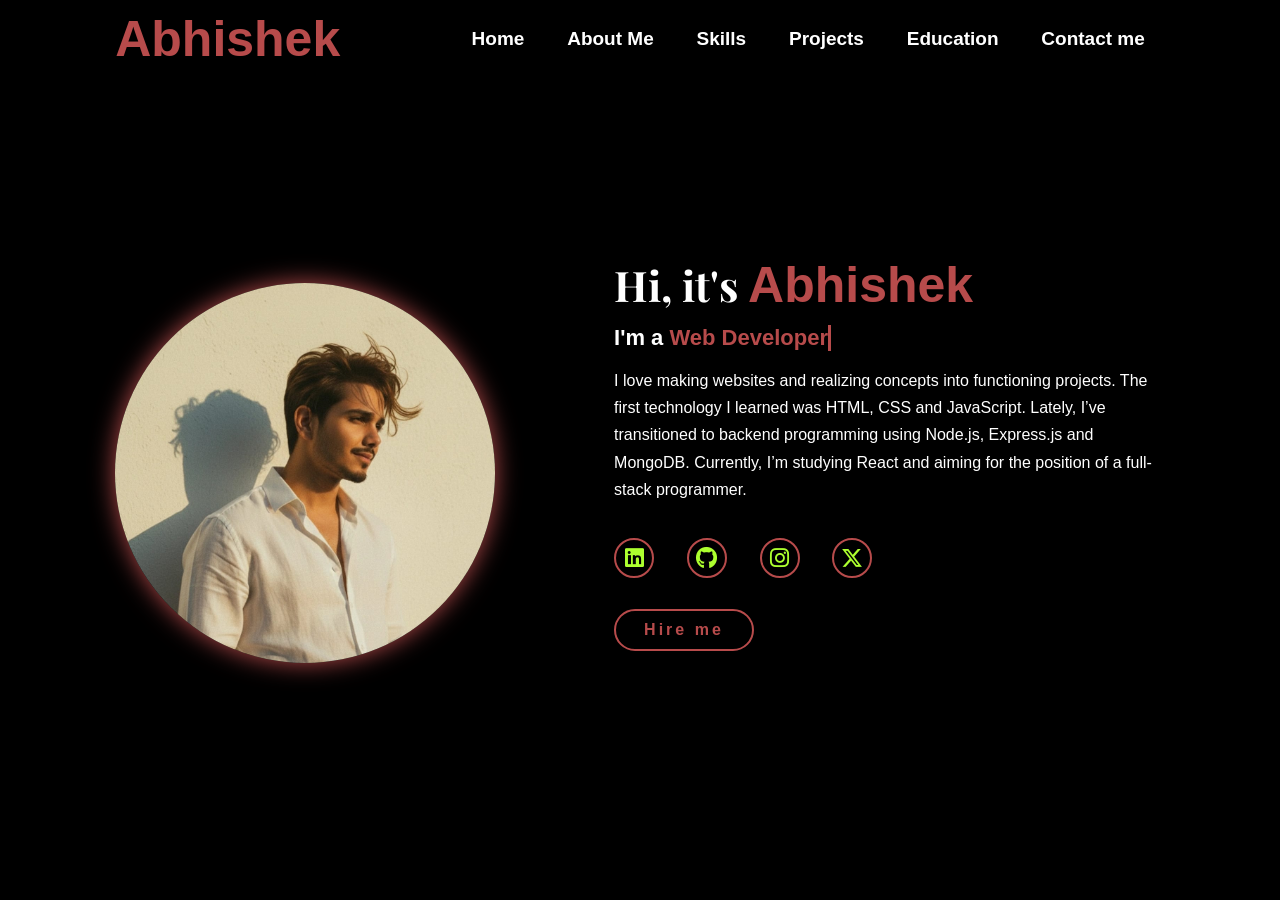
<file: index.html>
<!doctype html>
<html lang="en">
  <head>
    <meta charset="UTF-8" />
    <meta name="viewport" content="width=device-width, initial-scale=1.0" />
    <title>Abhishek Kumar | Portfolio</title>
    <link rel="stylesheet" href="style.css" />
    <link
      rel="stylesheet"
      href="https://cdnjs.cloudflare.com/ajax/libs/font-awesome/6.5.1/css/all.min.css"
    />
  </head>

  <body>
    <header>
      <a href="index.html" class="logo">Abhishek</a>

      <!-- Adding the hamburger -->
      <input type="checkbox" id="nav-toggle" class="nav-toggle" />
      <label for="nav-toggle" class="hamburger">
        <span></span>
        <span></span>
        <span></span>
      </label>

      <nav>
        <a href="index.html"><b>Home</b></a>
        <a href="aboutme.html"><b>About Me</b></a>
        <a href="skills.html"><b>Skills</b></a>
        <a href="projects.html"><b>Projects</b></a>
        <a href="education.html"><b>Education</b></a>
        <a href="contact.html"><b>Contact me</b></a>
      </nav>
    </header>

    <section class="home">
      <div class="home-img">
        <img src="assets/Abhishek.jpeg" alt="Portrait of Abhishek" />
      </div>

      <div class="home-content">
        <h1>Hi, it's <span class="NameID">Abhishek</span></h1>
        <h3 class="typing-text">I'm a <span></span></h3>
        <p>
         I love making websites and realizing concepts into functioning projects.
         The first technology I learned was HTML, CSS and JavaScript. Lately,
         I’ve transitioned to backend programming using Node.js,
         Express.js and MongoDB. Currently, I’m studying React and aiming for the position of a full-stack programmer.
        </p>

        <div class="social-icons">
          <a href="https://www.linkedin.com/in/iamabhishekkumar-dev/"
            ><i class="fa-brands fa-linkedin"></i
          ></a>
          <a href="https://github.com/Abhishekaaryabgp"
            ><i class="fa-brands fa-github"></i
          ></a>
          <a href="https://www.instagram.com/itsabhishekaarya/"
            ><i class="fa-brands fa-instagram"></i
          ></a>
          <a href="https://x.com/theCoderAbhi"
            ><i class="fa-brands fa-x-twitter"></i
          ></a>
        </div>

        <button>Hire me</button>
      </div>
    </section>
    <script src="app.js"></script>
    <footer>
      <p>&copy; 2026 Abhishek. All rights reserved.</p>
    </footer>
  </body>
</html>
</file>
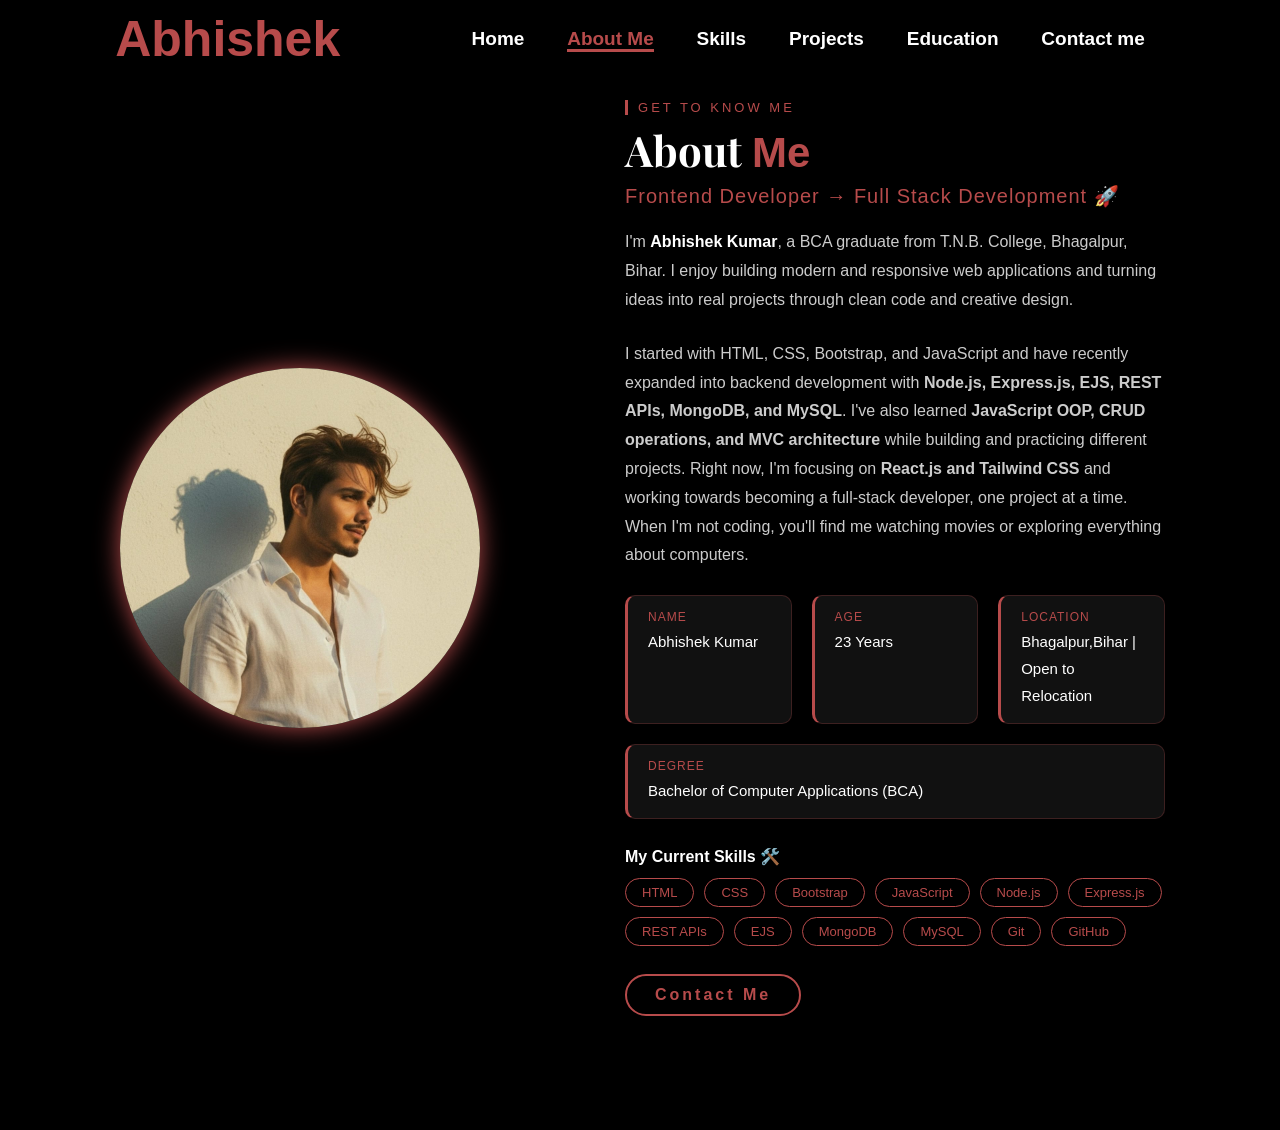
<file: aboutme.html>
<!doctype html>
<html lang="en">
  <head>
    <meta charset="UTF-8" />
    <meta name="viewport" content="width=device-width, initial-scale=1.0" />
    <title>About Me - Abhishek</title>
    <link rel="stylesheet" href="style.css" />
    <link
      rel="stylesheet"
      href="https://cdnjs.cloudflare.com/ajax/libs/font-awesome/6.5.1/css/all.min.css"
    />
    <link rel="stylesheet" href="aboutme.css" />
  </head>

  <body>
    <header>
      <a href="index.html" class="logo">Abhishek</a>

      <!-- Adding the hamburger -->
      <input type="checkbox" id="nav-toggle" class="nav-toggle" />
      <label for="nav-toggle" class="hamburger">
        <span></span>
        <span></span>
        <span></span>
      </label>
      <nav>
        <a href="index.html"><b>Home</b></a>
        <a href="aboutme.html" class="active"><b>About Me</b></a>
        <a href="skills.html"><b>Skills</b></a>
        <a href="projects.html"><b>Projects</b></a>
        <a href="education.html"><b>Education</b></a>
        <a href="contact.html"><b>Contact me</b></a>
      </nav>
    </header>

    <section class="about">
      <div class="about-img">
        <img src="assets/Abhishek.jpeg" alt="Abhishek Kumar" />
      </div>

      <div class="about-content">
        <span class="section-tag">Get to know me</span>
        <h2>About <span>Me</span></h2>
        <h3>Frontend Developer → Full Stack Development 🚀</h3>

        <p> I'm <strong style="color: #fff">Abhishek Kumar</strong>, 
          a BCA graduate from T.N.B. College, Bhagalpur, 
          Bihar. I enjoy building modern and responsive web applications and turning ideas 
          into real projects through clean code and creative design. </p>
        <p>
          I started with HTML, CSS, Bootstrap, and JavaScript and have recently expanded into backend development with <strong>Node.js, Express.js, EJS, REST APIs, MongoDB, and MySQL</strong>. I've also learned <strong>JavaScript OOP, CRUD operations, and MVC architecture</strong> while building and practicing different projects. Right now,
          I'm focusing on <strong>React.js and Tailwind CSS</strong>
          and working towards becoming a full-stack developer,
          one project at a time. When I'm not coding,
          you'll find me watching movies or exploring everything about computers.
        </p>

        <div class="about-info">
          <div class="info-card">
            <span>Name</span>
            <p>Abhishek Kumar</p>
          </div>
          <div class="info-card">
            <span>Age</span>
            <p>23 Years</p>
          </div>
          <div class="info-card">
            <span>Location</span>
            <p>Bhagalpur,Bihar | Open to Relocation</p>
          </div>
          <div class="info-card">
            <span>Degree</span>
            <p>Bachelor of Computer Applications (BCA)</p>
          </div>
        </div>

        <div class="skills-tags">
        <h4>My Current Skills 🛠️</h4>
        <div class="tags">
        <span class="tag">HTML</span>
        <span class="tag">CSS</span>
        <span class="tag">Bootstrap</span>
        <span class="tag">JavaScript</span>
        <span class="tag">Node.js</span>
        <span class="tag">Express.js</span>
        <span class="tag">REST APIs</span>
        <span class="tag">EJS</span>
        <span class="tag">MongoDB</span>
        <span class="tag">MySQL</span>
        <span class="tag">Git</span>
        <span class="tag">GitHub</span>
        </div>
        </div>

        <div class="about-buttons">
          <a href="contact.html" class="btn-primary">Contact Me</a>
          <!-- <a href="#" class="btn-secondary">Download CV</a> -->
        </div>
      </div>
    </section>
    <footer>
      <p>&copy; 2026 Abhishek. All rights reserved.</p>
    </footer>
  </body>
</html>
</file>
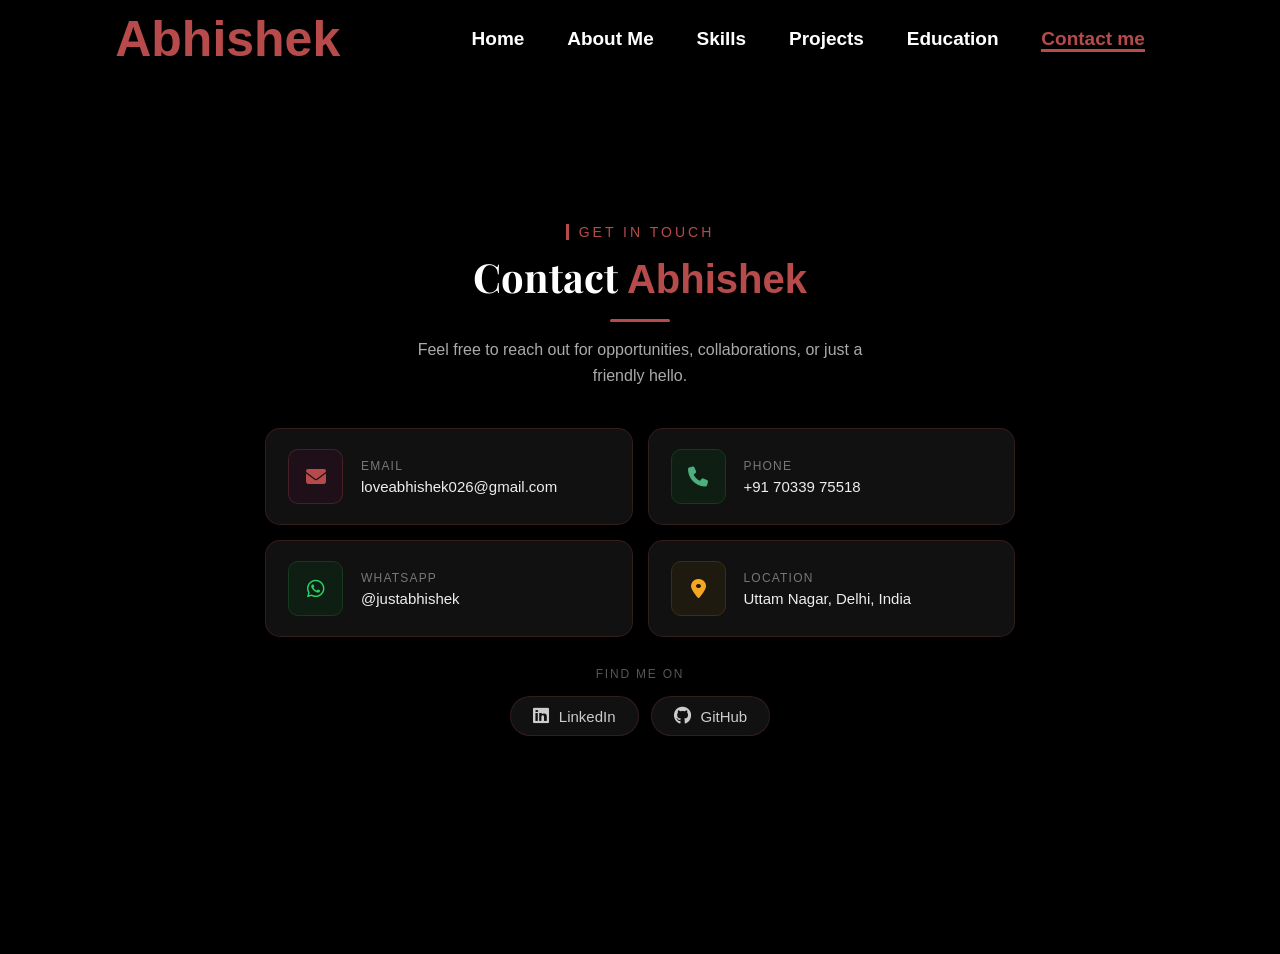
<file: contact.html>
<!doctype html>
<html lang="en">
  <head>
    <meta charset="UTF-8" />
    <meta name="viewport" content="width=device-width, initial-scale=1.0" />
    <title>Contact - Abhishek</title>
    <link rel="stylesheet" href="style.css" />
    <link
      rel="stylesheet"
      href="https://cdnjs.cloudflare.com/ajax/libs/font-awesome/6.5.1/css/all.min.css"
    />
    <link rel="stylesheet" href="contact.css" />
  </head>
  <body>
    <header>
      <a href="index.html" class="logo">Abhishek</a>
      <!-- Adding the hamburger -->
      <input type="checkbox" id="nav-toggle" class="nav-toggle" />
      <label for="nav-toggle" class="hamburger">
        <span></span>
        <span></span>
        <span></span>
      </label>
      <nav>
        <a href="index.html"><b>Home</b></a>
        <a href="aboutme.html"><b>About Me</b></a>
        <a href="skills.html"><b>Skills</b></a>
        <a href="projects.html"><b>Projects</b></a>
        <a href="education.html"><b>Education</b></a>
        <a href="contact.html" class="active"><b>Contact me</b></a>
      </nav>
    </header>

    <section class="contact-wrapper">
      <p class="section-tag">Get In Touch</p>
      <h2 class="contact-heading">Contact <span>Abhishek</span></h2>
      <div class="divider"></div>
      <p class="contact-subtext">
        Feel free to reach out for opportunities, collaborations, or just a
        friendly hello.
      </p>

      <div class="contact-grid">
        <a class="contact-card" href="mailto:loveabhishek026@gmail.com">
          <div class="icon icon-email">
            <i class="fa-solid fa-envelope"></i>
          </div>
          <div class="info">
            <label>Email</label>
            <span>loveabhishek026@gmail.com</span>
          </div>
        </a>

        <a class="contact-card" href="tel:+917033975518">
          <div class="icon icon-phone"><i class="fa-solid fa-phone"></i></div>
          <div class="info">
            <label>Phone</label>
            <span>+91 70339 75518</span>
          </div>
        </a>

      <a class="contact-card"
        href="https://wa.me/919470253497?text=Hi%20Abhishek!%20I%20came%20across%20your%20portfolio%20and%20would%20love%20to%20connect%20with%20you."
        target="_blank">
        <div class="icon icon-whatsapp">
          <i class="fa-brands fa-whatsapp"></i>
        </div>
        <div class="info">
          <label>WhatsApp</label>
          <span>@justabhishek</span>
        </div>
      </a>

        <div class="contact-card" style="cursor: default">
          <div class="icon icon-location">
            <i class="fa-solid fa-location-dot"></i>
          </div>
          <div class="info">
            <label>Location</label>
            <span>Uttam Nagar, Delhi, India</span>
          </div>
        </div>
      </div>

      <p class="social-section-label">Find me on</p>
      <div class="social-row">
        <a class="social-btn linkedin" href="https://www.linkedin.com/in/iamabhishekkumar-dev/" target="_blank">
          <i class="fa-brands fa-linkedin"></i>
          LinkedIn
        </a>
        
        <a
          class="social-btn github"
          href="https://github.com/Abhishekaaryabgp"
          target="_blank"
        >
          <i class="fa-brands fa-github"></i>
          GitHub
        </a>
      </div>
    </section>
    <footer>
      <p>&copy; 2026 Abhishek. All rights reserved.</p>
    </footer>
  </body>
</html>
</file>
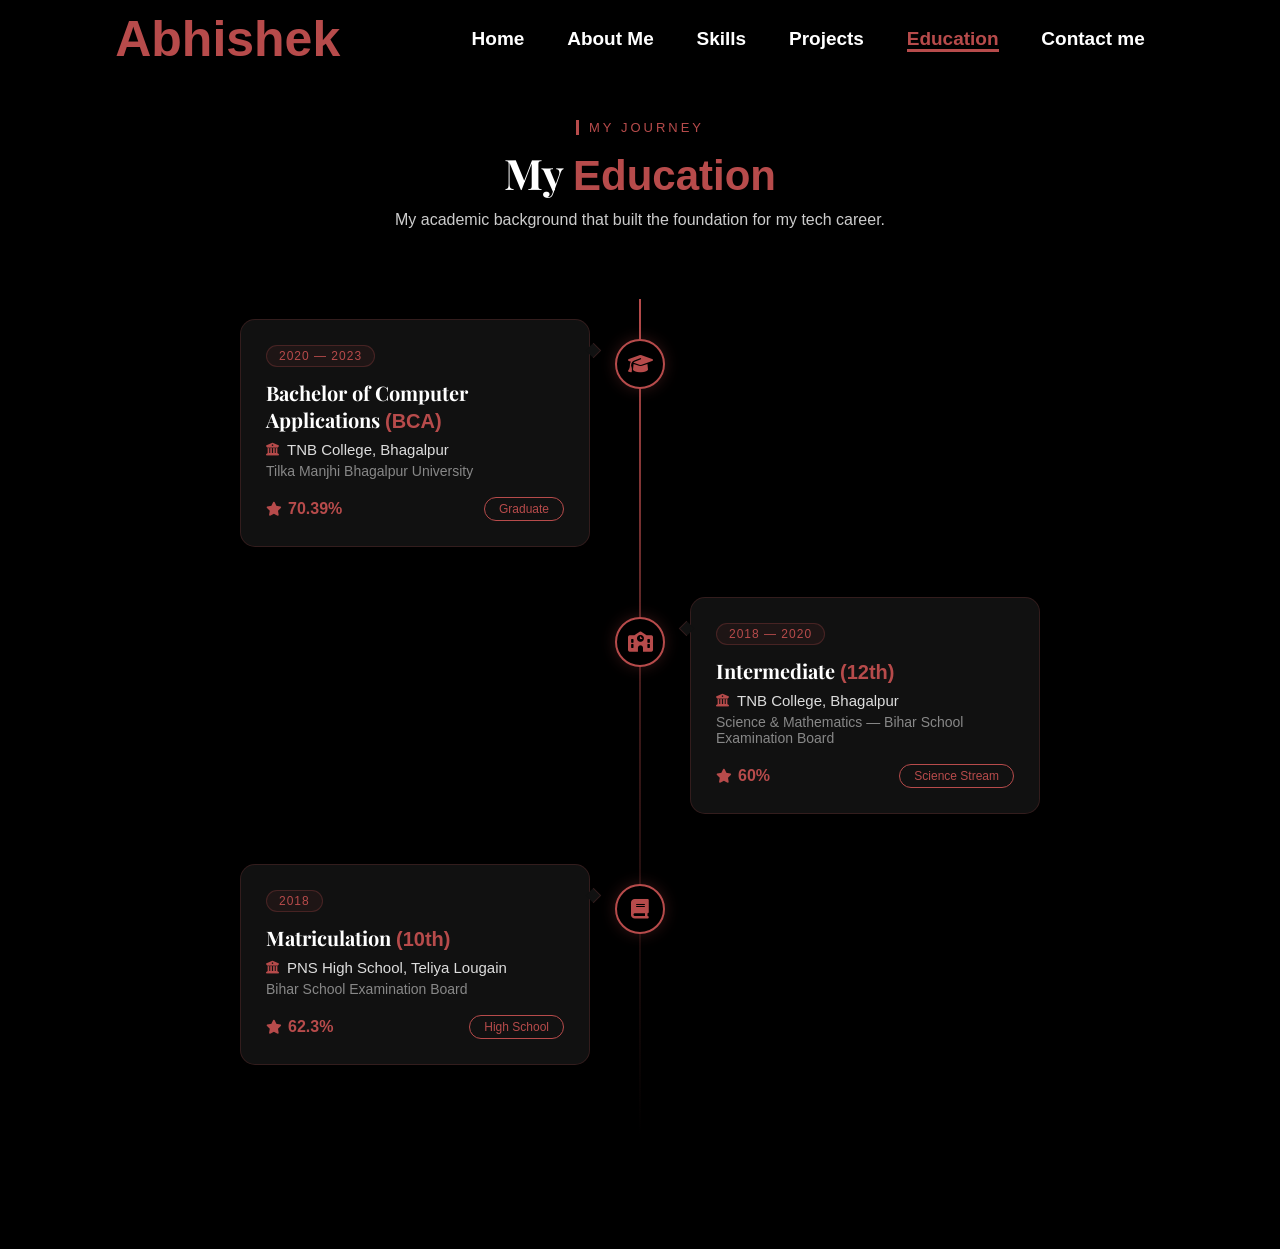
<file: education.html>
<!doctype html>
<html lang="en">
  <head>
    <meta charset="UTF-8" />
    <meta name="viewport" content="width=device-width, initial-scale=1.0" />
    <title>Education - Abhishek</title>
    <link rel="stylesheet" href="style.css" />
    <link
      rel="stylesheet"
      href="https://cdnjs.cloudflare.com/ajax/libs/font-awesome/6.5.1/css/all.min.css"
    />
    <link rel="stylesheet" href="education.css" />
  </head>

  <body>
    <header>
      <a href="index.html" class="logo">Abhishek</a>
      <!-- Adding the hamburger -->
      <input type="checkbox" id="nav-toggle" class="nav-toggle" />
      <label for="nav-toggle" class="hamburger">
        <span></span>
        <span></span>
        <span></span>
      </label>
      <nav>
        <a href="index.html"><b>Home</b></a>
        <a href="aboutme.html"><b>About Me</b></a>
        <a href="skills.html"><b>Skills</b></a>
        <a href="projects.html"><b>Projects</b></a>
        <a href="education.html" class="active"><b>Education</b></a>
        <a href="contact.html"><b>Contact me</b></a>
      </nav>
    </header>

    <section class="education">
      <!-- Header -->
      <div class="education-header">
        <span class="section-tag">My Journey</span>
        <h2>My <span>Education</span></h2>
        <p>
          My academic background that built the foundation for my tech career.
        </p>
      </div>

      <!-- Timeline -->
      <div class="timeline">
        <!-- BCA -->
        <div class="timeline-item">
          <div class="timeline-icon">
            <i class="fa-solid fa-graduation-cap"></i>
          </div>
          <div class="timeline-card">
            <div class="timeline-year">2020 — 2023</div>
            <h3>Bachelor of Computer Applications <span>(BCA)</span></h3>
            <h4>
              <i class="fa-solid fa-building-columns"></i> TNB College,
              Bhagalpur
            </h4>
            <p>Tilka Manjhi Bhagalpur University</p>
            <div class="timeline-footer">
              <div class="grade">
                <i class="fa-solid fa-star"></i>
                <span>70.39%</span>
              </div>
              <div class="badge">Graduate</div>
            </div>
          </div>
        </div>

        <!-- 12th -->
        <div class="timeline-item">
          <div class="timeline-icon">
            <i class="fa-solid fa-school"></i>
          </div>
          <div class="timeline-card">
            <div class="timeline-year">2018 — 2020</div>
            <h3>Intermediate <span>(12th)</span></h3>
            <h4>
              <i class="fa-solid fa-building-columns"></i> TNB College,
              Bhagalpur
            </h4>
            <p>Science & Mathematics — Bihar School Examination Board</p>
            <div class="timeline-footer">
              <div class="grade">
                <i class="fa-solid fa-star"></i>
                <span>60%</span>
              </div>
              <div class="badge">Science Stream</div>
            </div>
          </div>
        </div>

        <!-- 10th -->
        <div class="timeline-item">
          <div class="timeline-icon">
            <i class="fa-solid fa-book"></i>
          </div>
          <div class="timeline-card">
            <div class="timeline-year">2018</div>
            <h3>Matriculation <span>(10th)</span></h3>
            <h4>
              <i class="fa-solid fa-building-columns"></i> PNS High School,
              Teliya Lougain
            </h4>
            <p>Bihar School Examination Board</p>
            <div class="timeline-footer">
              <div class="grade">
                <i class="fa-solid fa-star"></i>
                <span>62.3%</span>
              </div>
              <div class="badge">High School</div>
            </div>
          </div>
        </div>
      </div>
    </section>
    <footer>
      <p>&copy; 2026 Abhishek. All rights reserved.</p>
    </footer>
  </body>
</html>
</file>
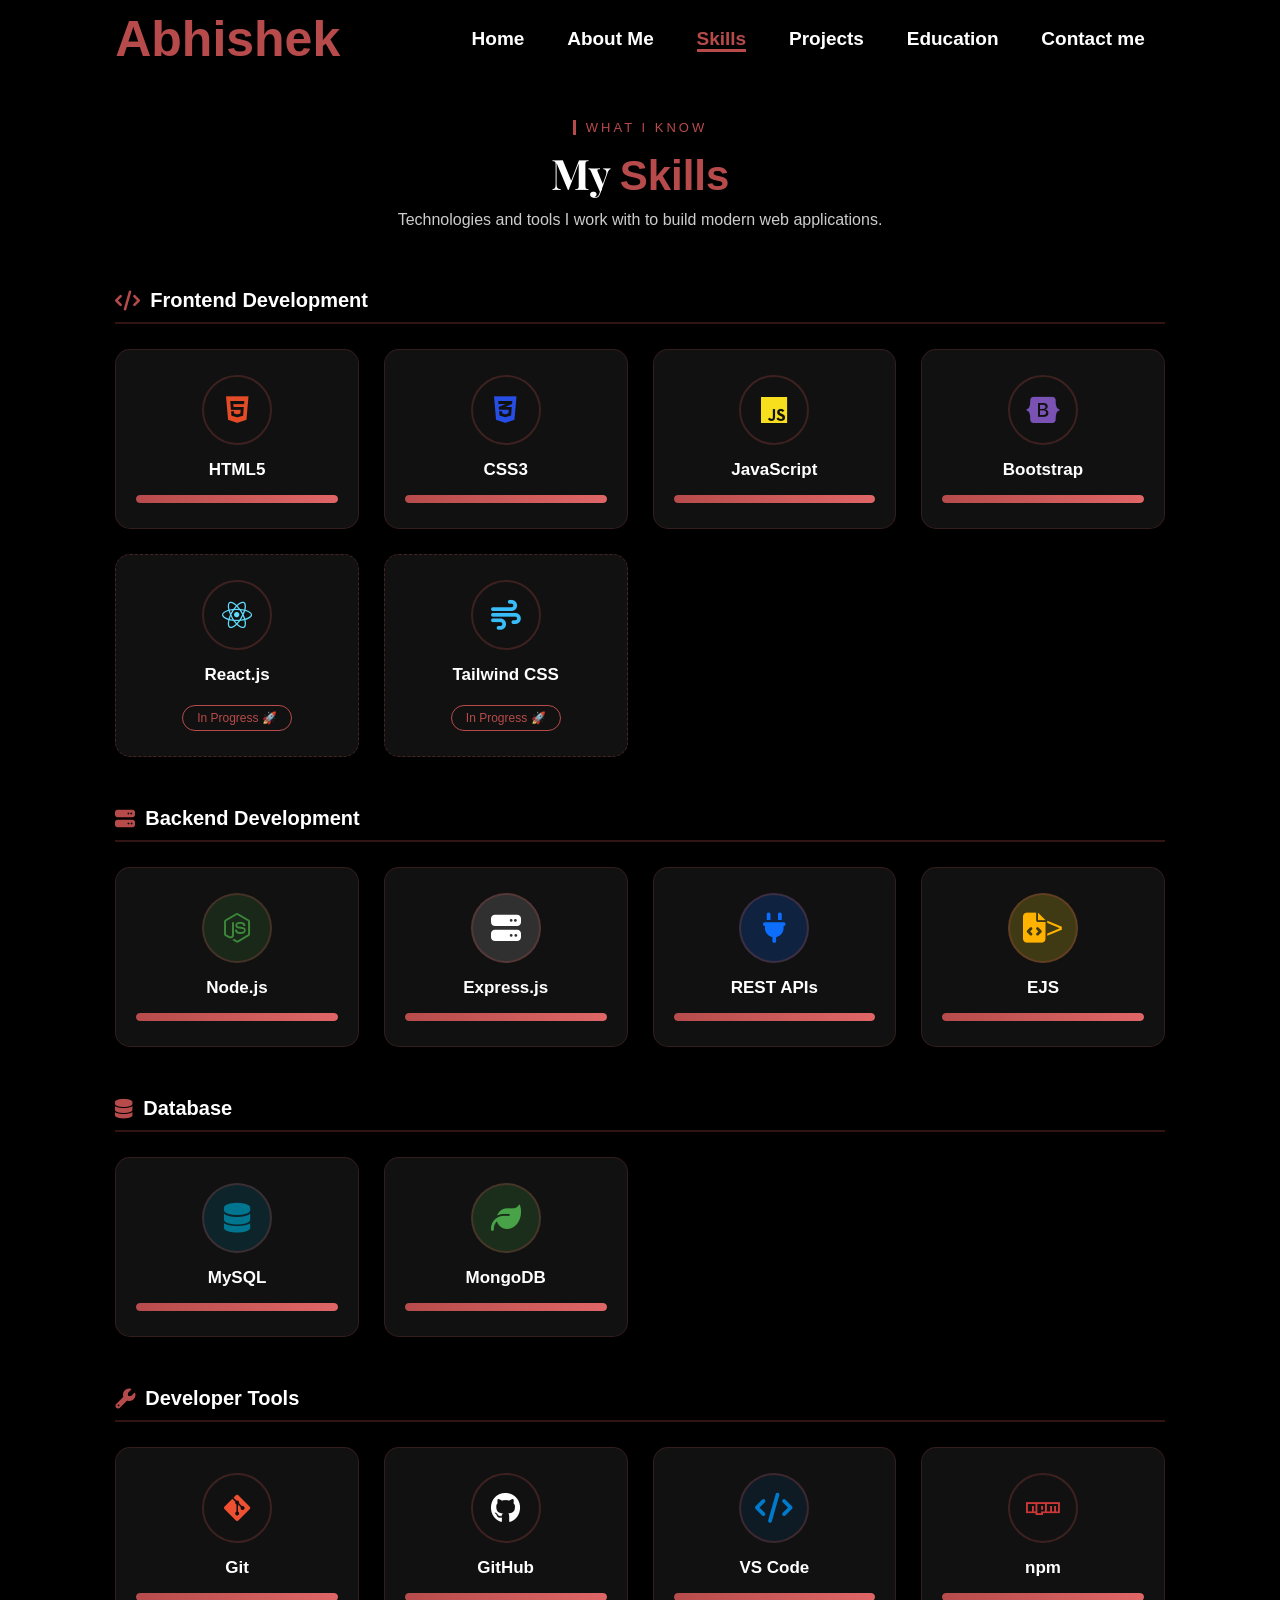
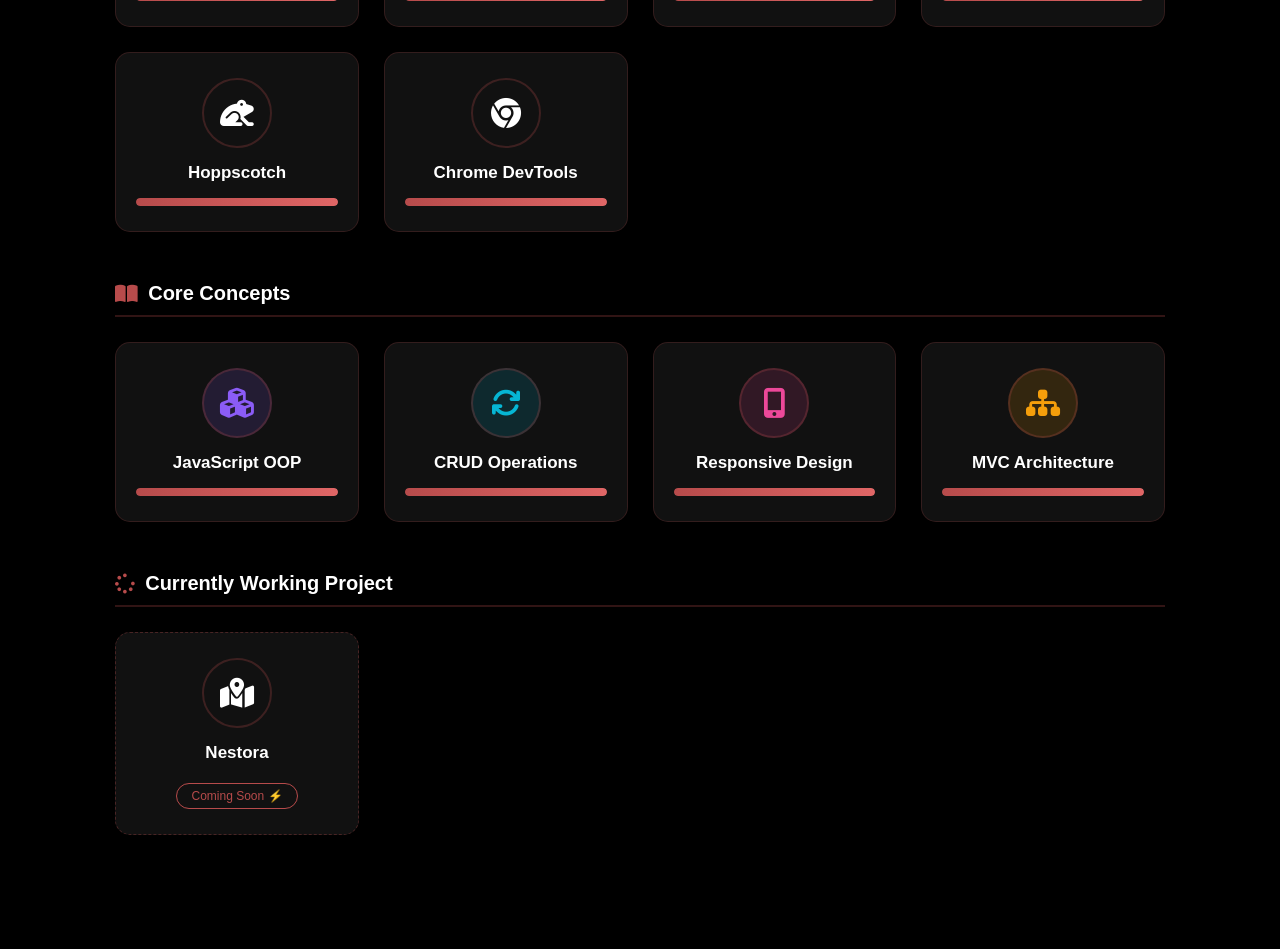
<file: skills.html>
<!doctype html>
<html lang="en">

<head>
  <meta charset="UTF-8" />
  <meta name="viewport" content="width=device-width, initial-scale=1.0" />
  <title>Skills - Abhishek</title>
  <link rel="stylesheet" href="style.css" />
  <link rel="stylesheet" href="https://cdnjs.cloudflare.com/ajax/libs/font-awesome/6.5.1/css/all.min.css" />
  <link rel="stylesheet" href="skills.css" />
</head>

<body>
  <header>
    <a href="index.html" class="logo">Abhishek</a>
    <!-- Adding the hamburger -->
    <input type="checkbox" id="nav-toggle" class="nav-toggle" />
    <label for="nav-toggle" class="hamburger">
      <span></span>
      <span></span>
      <span></span>
    </label>
    <nav>
      <a href="index.html"><b>Home</b></a>
      <a href="aboutme.html"><b>About Me</b></a>
      <a href="skills.html" class="active"><b>Skills</b></a>
      <a href="projects.html"><b>Projects</b></a>
      <a href="education.html"><b>Education</b></a>
      <a href="contact.html"><b>Contact me</b></a>
    </nav>
  </header>

  <section class="skills">
    <div class="skills-header">
      <span class="section-tag">What I Know</span>
      <h2>My <span>Skills</span></h2>
      <p>
        Technologies and tools I work with to build modern web applications.
      </p>
    </div>

    <div class="skills-container">
      <!-- Frontend -->
      <div class="skills-category">
        <h3><i class="fa-solid fa-code"></i> Frontend Development</h3>
        <div class="skills-grid">
          <div class="skill-card">
            <div class="skill-icon html">
              <i class="fa-brands fa-html5"></i>
            </div>
            <h4>HTML5</h4>
            <div class="progress-bar">
              <div class="progress" style="width: 90%">
                <span>90%</span>
              </div>
            </div>
          </div>

          <div class="skill-card">
            <div class="skill-icon css">
              <i class="fa-brands fa-css3-alt"></i>
            </div>
            <h4>CSS3</h4>
            <div class="progress-bar">
              <div class="progress" style="width: 85%">
                <span>85%</span>
              </div>
            </div>
          </div>

          <div class="skill-card">
            <div class="skill-icon js">
              <i class="fa-brands fa-js"></i>
            </div>
            <h4>JavaScript</h4>
            <div class="progress-bar">
              <div class="progress" style="width: 70%">
                <span>70%</span>
              </div>
            </div>
          </div>

          <div class="skill-card">
            <div class="skill-icon bootstrap">
              <i class="fa-brands fa-bootstrap"></i>
            </div>
            <h4>Bootstrap</h4>
            <div class="progress-bar">
              <div class="progress" style="width: 80%">
                <span>80%</span>
              </div>
            </div>
          </div>

          <div class="skill-card learning">
            <div class="skill-icon react">
              <i class="fa-brands fa-react"></i>
            </div>
            <h4>React.js</h4>
            <div class="learning-badge">In Progress 🚀</div>
          </div>

          <div class="skill-card learning">
            <div class="skill-icon tailwind">
              <i class="fa-solid fa-wind"></i>
            </div>
            <h4>Tailwind CSS</h4>
            <div class="learning-badge">In Progress 🚀</div>
          </div>


        </div>
      </div>

      <!-- Backend Development -->
      <div class="skills-category">
        <h3><i class="fa-solid fa-server"></i> Backend Development</h3>
        <div class="skills-grid">
          <div class="skill-card">
            <div class="skill-icon Node.js" style="background-color: #3C873A33; color: #3C873A">
              <i class="fa-brands fa-node-js"></i>
            </div>
            <h4>Node.js</h4>
            <div class="progress-bar">
              <div class="progress" style="width: 75%">
                <span>75%</span>
              </div>
            </div>
          </div>

          <div class="skill-card">
            <div class="skill-icon Express.js" style="background-color: #ffffff22; color: #ffffff">
              <i class="fa-solid fa-server"></i>
            </div>
            <h4>Express.js</h4>
            <div class="progress-bar">
              <div class="progress" style="width: 75%">
                <span>75%</span>
              </div>
            </div>
          </div>

          <div class="skill-card">
            <div class="skill-icon" style="background-color: #0d6efd33; color: #0d6efd">
              <i class="fa-solid fa-plug"></i>
            </div>
            <h4>REST APIs</h4>
            <div class="progress-bar">
              <div class="progress" style="width: 90%">
                <span>90%</span>
              </div>
            </div>
          </div>

          <div class="skill-card">
            <div class="skill-icon" style="background-color: #f7df1e33; color: #ffb300">
              <i class="fa-solid fa-file-code"></i>>
            </div>
            <h4>EJS</h4>
            <div class="progress-bar">
              <div class="progress" style="width: 90%">
                <span>90%</span>
              </div>
            </div>
          </div>

        </div>
      </div>

      <!-- Database -->
      <div class="skills-category">
        <h3><i class="fa-solid fa-database"></i> Database</h3>
        <div class="skills-grid">
          <div class="skill-card">
            <div class="skill-icon MySQL" style="background:#00758f33; color:#00758f;">
              <i class="fa-solid fa-database"></i>
            </div>
            <h4>MySQL</h4>
            <div class="progress-bar">
              <div class="progress" style="width: 75%">
                <span>75%</span>
              </div>
            </div>
          </div>

          <div class="skill-card">
            <div class="skill-icon MongoDB" style="background:#47A24833; color:#47A248;">
              <i class="fa-solid fa-leaf"></i>
            </div>
            <h4>MongoDB</h4>
            <div class="progress-bar">
              <div class="progress" style="width: 75%">
                <span>75%</span>
              </div>
            </div>
          </div>
        </div>
      </div>




      <!-- Developer Tools -->
      <div class="skills-category">
        <h3><i class="fa-solid fa-wrench"></i> Developer Tools</h3>
        <div class="skills-grid">
          <div class="skill-card">
            <div class="skill-icon git">
              <i class="fa-brands fa-git-alt"></i>
            </div>
            <h4>Git</h4>
            <div class="progress-bar">
              <div class="progress" style="width: 75%">
                <span>75%</span>
              </div>
            </div>
          </div>

          <div class="skill-card">
            <div class="skill-icon github">
              <i class="fa-brands fa-github"></i>
            </div>
            <h4>GitHub</h4>
            <div class="progress-bar">
              <div class="progress" style="width: 75%">
                <span>75%</span>
              </div>
            </div>
          </div>

          <div class="skill-card">
            <div class="skill-icon" style="background-color: #007acc1a; color: #007acc">
              <i class="fa-solid fa-code"></i>
            </div>
            <h4>VS Code</h4>
            <div class="progress-bar">
              <div class="progress" style="width: 90%">
                <span>90%</span>
              </div>
            </div>
          </div>

          <div class="skill-card">
            <div class="skill-icon npm" style="color:#CB3837;">
              <i class="fa-brands fa-npm"></i>
            </div>
            <h4>npm</h4>
            <div class="progress-bar">
              <div class="progress" style="width: 75%">
                <span>75%</span>
              </div>
            </div>
          </div>

          <div class="skill-card">
            <div class="skill-icon Hoppscotch">
              <i class="fa-solid fa-frog"></i>
            </div>
            <h4>Hoppscotch</h4>
            <div class="progress-bar">
              <div class="progress" style="width: 75%">
                <span>75%</span>
              </div>
            </div>
          </div>

          <div class="skill-card">
            <div class="skill-icon Chrome DevTools">
              <i class="fa-brands fa-chrome"></i>
            </div>
            <h4>Chrome DevTools</h4>
            <div class="progress-bar">
              <div class="progress" style="width: 75%">
                <span>75%</span>
              </div>
            </div>
          </div>

        </div>
      </div>

      <!-- Core Concepts -->
      <div class="skills-category">
        <h3><i class="fa-solid fa-book-open"></i> Core Concepts</h3>
        <div class="skills-grid">
          <div class="skill-card">
            <div class="skill-icon JavaScript OOP" style="background:rgba(139, 92, 246, 0.15); color:#8B5CF6;">
              <i class="fa-solid fa-cubes"></i>
            </div>
            <h4>JavaScript OOP</h4>
            <div class="progress-bar">
              <div class="progress" style="width: 75%">
                <span>75%</span>
              </div>
            </div>
          </div>

          <div class="skill-card">
            <div class="skill-icon CRUD Operations" style="background:rgba(6, 182, 212, 0.15); color:#06B6D4;">
              <i class="fa-solid fa-arrows-rotate"></i>
            </div>
            <h4>CRUD Operations</h4>
            <div class="progress-bar">
              <div class="progress" style="width: 75%">
                <span>75%</span>
              </div>
            </div>
          </div>

          <div class="skill-card">
            <div class="skill-icon" style="background-color: rgba(236,72,153,0.15); color: #EC4899">
              <i class="fa-solid fa-mobile-screen-button"></i>
            </div>
            <h4>Responsive Design</h4>
            <div class="progress-bar">
              <div class="progress" style="width: 90%">
                <span>90%</span>
              </div>
            </div>
          </div>

          <div class="skill-card">
            <div class="skill-icon npm" style="background-color: rgba(245,158,11,0.15);color:#F59E0B;">
              <i class="fa-solid fa-sitemap"></i>
            </div>
            <h4>MVC Architecture</h4>
            <div class="progress-bar">
              <div class="progress" style="width: 75%">
                <span>75%</span>
              </div>
            </div>
          </div>

        </div>
      </div>



      <!-- Currently Working On -->
      <div class="skills-category">
        <h3><i class="fa-solid fa-spinner"></i> Currently Working Project</h3>
        <div class="skills-grid">

          <div class="skill-card learning">
            <div class="skill-icon WanderLust">
              <i class="fa-solid fa-map-location-dot"></i>
            </div>
            <h4>Nestora</h4>
            <div class="learning-badge">Coming Soon ⚡</div>
          </div>

        </div>
      </div>
    </div>
  </section>
  <footer>
    <p>&copy; 2026 Abhishek. All rights reserved.</p>
  </footer>
</body>

</html>
</file>
<file: style.css>
/* Fonts */
@import url("https://fonts.googleapis.com/css2?family=Playfair+Display:wght@700&display=swap");

* {
  margin: 0;
  padding: 0;
  box-sizing: border-box;
  text-decoration: none;
  border: none;
  outline: none;
  font-family: Poppins, sans-serif;
}

html {
  font-size: 62.5%;
}

body {
  width: 100%;
  min-height: 100vh;
  overflow-x: hidden;
  background-color: #000;
  color: #fff;
  display: flex;
  flex-direction: column;

}

/* Header */
header {
  position: fixed;
  top: 0;
  left: 0;
  width: 100%;
  padding: 1rem 9%;
  background: rgba(0, 0, 0, 0.95) !important;
  backdrop-filter: blur(10px);
  display: flex;
  justify-content: space-between;
  align-items: center;
  z-index: 1000;
}

.logo {
  font-size: 5rem;
  color: #b74b4b;
  font-weight: 800;
  cursor: pointer;
  transition: transform 0.3s ease;
}

.logo:hover {
  transform: scale(1.05);
}

.NameID {
  font-size: 5rem;
  color: #b74b4b;
}

/* Nav */
nav a {
  font-size: 1.9rem;
  margin: 0 2rem;
  color: #fff;
  font-weight: 500;
  transition: 0.2s ease;
  border-bottom: 2px solid transparent;
}

nav a:hover,
nav a.active {
  color: #b74b4b;
  border-bottom: 3px solid #b74b4b;
}

/* Main section */
.home {
  flex: 1;
  padding: 12rem 9% 6rem;
  display: grid;
  grid-template-columns: 1fr 1.2fr;
  gap: 4rem;
  align-items: center;
}

.home-img img {
  width: 70vw;
  margin-top: 4rem;
  max-width: 380px;
  border-radius: 50%;
  display: block;
  position: relative;
  box-shadow: 0 0 25px #b74b4b;
  cursor: pointer;
  transition: 0.3s linear;
}

.home-content p {
  font-size: 2rem;
}

.home-img img:hover {
  font-size: 1.8rem;
  font-weight: 500;
}

.home-content h1 {
  font-family: "Playfair Display", serif;
  font-size: 4.2rem;
  line-height: 1.2;
  margin-bottom: 1rem;
}

.home-content h3 {
  font-size: 2.2rem;
  margin-bottom: 1.6rem;
}

.home-content p {
  font-size: 1.6rem;
  line-height: 1.7;
  margin-bottom: 2rem;
}

.social-icons a {
  color: greenyellow;
  display: inline-flex;
  justify-content: center;
  align-items: center;
  width: 4rem;
  height: 4rem;
  background-color: transparent;
  border: 0.2rem solid #b74b4b;
  font-size: 2.2rem;
  border-radius: 50%;
  margin: 1.5rem 3rem 1.5rem 0;
  transition: 0.3s ease;
}

.social-icons a:hover {
  background-color: #b74b4b;
  color: #fff;
  transform: scale(1.3) translateY(5px);
  box-shadow: 0 0 20px #b74b4b;
}

button {
  display: inline-block;
  border-color: white;
  margin-top: 1.6rem;
  font-size: 1.6rem;
  font-weight: 600;
  padding: 1rem 2.8rem;
  border-radius: 4rem;
  letter-spacing: 0.3rem;
  background: #000000;
  color: #b74b4b;
  border: 2px solid #b74b4b;
  transition: 0.3s ease;
  cursor: pointer;
}

button:hover {
  background-color: #b74b4b;
  transform: scale(1.03);
  box-shadow: 0px 0px 20px #b74b4b;
  color: greenyellow;
}

/* Typing / rotating words */
.typing-text {
  font-size: 3.4rem;
  font-weight: 600;
  min-width: 300px;
}

.typing-text span {
  display: inline-block;
  position: relative;
}

.typing-text span::before {
  color: #b74b4b;
  content: "Web Developer";
  animation: words 20s infinite;
}

.typing-text span::after {
  content: "";
  position: absolute;
  top: 0;
  left: 100%;
  height: 100%;
  width: 0;
  /* no overlay width */
  border-left: 3px solid #b74b4b;
  background: transparent;
  animation: cursor 0.6s infinite;
}

@keyframes cursor {

  0%,
  50% {
    border-left-color: #b74b4b;
  }

  51%,
  100% {
    border-left-color: transparent;
  }
}

@keyframes words {

  0%,
  30% {
    content: "Frontend Developer";
  }

  31%,
  60% {
    content: "Full Stack Developer";
  }

  61%,
  100% {
    content: "Web Developer";
  }
}


/* Hide toggle checkbox */
.nav-toggle {
  display: none;
}

/* Hamburger icon */
.hamburger {
  display: none;
  flex-direction: column;
  cursor: pointer;
  gap: 5px;
  z-index: 1002;
}

.hamburger span {
  display: block;
  width: 25px;
  height: 3px;
  background-color: #b74b4b;
  border-radius: 3px;
  transition: 0.3s ease;
}

@media (max-width: 995px) {
  .hamburger {
    display: flex;
  }

  .home-content {
    text-align: center;
  }

  header {
    justify-content: space-between;
    padding: 1rem 5%;
  }

  .logo {
    flex: 1;
    text-align: center;
  }

  .home-content h1 {
    font-size: 3.5rem;
  }

  .NameID {
    font-size: 3.8rem;
  }

  .typing-text {
    font-size: 2.4rem;
  }

  .social-icons {
    margin-left: 2rem;
    justify-content: center;
    display: flex;
  }

  .home-content button {
    display: block;
    margin: 1.6rem auto 0;
  }

  .home-img {
    display: flex;
    justify-content: center;
    align-items: center;
  }

  .home-img img {
    width: 55vw;
    max-width: 280px;
    margin-top: 2rem;
  }

  nav {
    background-color: #161616;
    position: absolute;
    top: 0;
    right: 0;
    width: 60%;
    height: 100vh;
    background: rgba(0, 0, 0, 0.95);
    border-left: 3px solid #b74b4b;
    padding: 8rem 1.6rem 1.6rem;
    display: none;
    z-index: 1001;
  }

  /* Show nav when checkbox is checked */
  .nav-toggle:checked~nav {
    display: block;
  }

  nav a {
    display: block;
    font-size: 2rem;
    margin: 1.6rem 0;
  }

  .home {
    grid-template-columns: 1fr;
    padding: 10rem 6% 4rem;
    gap: 4rem;
  }

  .home-content h1 {
    font-size: 4rem;
  }

  .logo {
    font-size: 4rem;
  }
}

@media (max-width: 480px) {
  nav {
    width: 100%;
    border-left: none;
  }

  .home-content h1 {
    font-size: 3rem;
  }
}

footer {
  text-align: center;
  padding: 2rem;
  font-size: 1.2rem;
  color: #000;
  background: #000;
  width: 100%;
  opacity: 0.7;
}
</file>
<file: aboutme.css>
.about {
    padding: 10rem 9% 6rem;
    display: grid;
    grid-template-columns: 1fr 1.2fr;
    gap: 6rem;
    align-items: center;
    min-height: 100vh;
}

.about-img {
    display: flex;
    align-self: center;
    margin-top: -4rem;
    margin-left: -8rem;
    justify-content: center;
    align-items: center;
}

.about-img img {
    width: 70vw;
    max-width: 360px;
    border-radius: 50%;
    display: block;
    box-shadow: 0 0 25px #b74b4b;
    cursor: pointer;
    transition: 0.3s linear;
    margin-top: 2rem;
}

.about-img img:hover {
    box-shadow: 0 0 45px #b74b4b;
    transform: scale(1.03);
}

.about-content h2 {
    font-family: "Playfair Display", serif;
    font-size: 4.2rem;
    line-height: 1.2;
    margin-bottom: 0.6rem;
}

.about-content h2 span {
    color: #b74b4b;
}

.about-content h3 {
    font-size: 2rem;
    color: #b74b4b;
    margin-bottom: 2rem;
    font-weight: 500;
    letter-spacing: 0.1rem;
}

.about-content p {
    font-size: 1.6rem;
    line-height: 1.8;
    color: #ccc;
    margin-bottom: 2.5rem;
}

.about-info {
    display: flex;
    gap: 2rem;
    flex-wrap: wrap;
    margin-bottom: 2.8rem;
}

.info-card {
    background: #111;
    border: 1px solid #b74b4b44;
    border-left: 3px solid #b74b4b;
    border-radius: 1rem;
    padding: 1.4rem 2rem;
    flex: 1;
    min-width: 14rem;
    transition: 0.3s ease;
}

.info-card:hover {
    background: #1a1a1a;
    box-shadow: 0 0 15px #b74b4b44;
    transform: translateY(-3px);
}

.info-card span {
    display: block;
    font-size: 1.2rem;
    color: #b74b4b;
    text-transform: uppercase;
    letter-spacing: 0.1rem;
    margin-bottom: 0.4rem;
}

.info-card p {
    font-size: 1.5rem;
    color: #fff;
    margin: 0;
}

.skills-tags {
    margin-bottom: 2.8rem;
}

.skills-tags h4 {
    font-size: 1.6rem;
    color: #fff;
    margin-bottom: 1.2rem;
    font-weight: 600;
}

.tags {
    display: flex;
    flex-wrap: wrap;
    gap: 1rem;
}

.tag {
    font-size: 1.3rem;
    padding: 0.6rem 1.6rem;
    border-radius: 4rem;
    border: 1.5px solid #b74b4b;
    color: #b74b4b;
    background: transparent;
    transition: 0.3s ease;
    cursor: default;
}

.tag:hover {
    background: #b74b4b;
    color: greenyellow;
    box-shadow: 0 0 12px #b74b4b;
}

.about-buttons {
    display: flex;
    gap: 2rem;
    flex-wrap: wrap;
}

.btn-primary {
    display: inline-block;
    font-size: 1.6rem;
    font-weight: 600;
    padding: 1rem 2.8rem;
    border-radius: 4rem;
    letter-spacing: 0.3rem;
    background: #000;
    color: #b74b4b;
    border: 2px solid #b74b4b;
    transition: 0.3s ease;
    cursor: pointer;
    text-decoration: none;
}

.btn-primary:hover {
    background-color: #b74b4b;
    transform: scale(1.03);
    box-shadow: 0px 0px 20px #b74b4b;
    color: greenyellow;
}

.btn-secondary {
    display: inline-block;
    font-size: 1.6rem;
    font-weight: 600;
    padding: 1rem 2.8rem;
    border-radius: 4rem;
    letter-spacing: 0.3rem;
    background: #b74b4b;
    color: #fff;
    border: 2px solid #b74b4b;
    transition: 0.3s ease;
    cursor: pointer;
    text-decoration: none;
}

.btn-secondary:hover {
    background: transparent;
    color: #b74b4b;
    box-shadow: 0px 0px 20px #b74b4b;
    transform: scale(1.03);
}

.section-tag {
    display: inline-block;
    font-size: 1.3rem;
    color: #b74b4b;
    text-transform: uppercase;
    letter-spacing: 0.3rem;
    margin-bottom: 1rem;
    border-left: 3px solid #b74b4b;
    padding-left: 1rem;
}

@media (max-width: 995px) {
    .about {
        grid-template-columns: 1fr;
        padding: 10rem 6% 4rem;
        gap: 4rem;
    }

    .about-content h2 {
        font-size: 3.2rem;
    }

    .about-img {
        margin-left: 0;
        margin-top: 0;
        justify-content: center;
    }

    .about-img img {
        width: 55vw;
        max-width: 280px;
        margin: 0 auto;
        display: block;
    }
}
</file>
<file: contact.css>
* {
  margin: 0;
  padding: 0;
  box-sizing: border-box;
}

/* ---- Contact Wrapper ---- */

.contact-wrapper {
  min-height: 100vh;
  display: flex;
  flex-direction: column;
  align-items: center;
  justify-content: center;
  padding: 12rem 2rem 6rem;
  font-family: 'Segoe UI', sans-serif;
}

/* ---- Heading ---- */

.section-tag {
  font-size: 1.4rem;
  color: #b74b4b;
  text-transform: uppercase;
  letter-spacing: 0.3rem;
  margin-bottom: 1rem;
  text-align: center;
  border-left: 3px solid #b74b4b;
  padding-left: 1rem;
}

.contact-heading {
  font-size: 4rem;
  font-weight: 700;
  color: #ffffff;
  margin-bottom: 0.6rem;
  text-align: center;
  font-family: "Playfair Display", serif;
}

.contact-heading span {
  color: #b74b4b;
}

.divider {
  width: 60px;
  height: 3px;
  background: #b74b4b;
  border-radius: 2px;
  margin: 1rem auto 1.5rem;
}

.contact-subtext {
  color: #aaaaaa;
  font-size: 1.6rem;
  margin-bottom: 4rem;
  text-align: center;
  max-width: 500px;
  line-height: 1.6;
}

/* ---- Cards Grid ---- */

.contact-grid {
  display: grid;
  grid-template-columns: 1fr 1fr;
  gap: 1.5rem;
  width: 100%;
  max-width: 750px;
  margin-bottom: 3rem;
}

.contact-card {
  background: #111;
  border: 1px solid #b74b4b33;
  border-radius: 1.5rem;
  padding: 2rem 2.2rem;
  display: flex;
  align-items: center;
  gap: 1.8rem;
  text-decoration: none;
  transition: border-color 0.25s, transform 0.25s, background 0.25s, box-shadow 0.25s;
}

.contact-card:hover {
  border-color: #b74b4b;
  background: #1a1a1a;
  transform: translateY(-5px);
  box-shadow: 0 0 25px #b74b4b33;
}

.contact-card .icon {
  width: 5.5rem;
  height: 5.5rem;
  border-radius: 1rem;
  display: flex;
  align-items: center;
  justify-content: center;
  font-size: 2rem;
  flex-shrink: 0;
}

.icon-email {
  background: #1e0f18;
  color: #b74b4b;
  border: 1px solid #b74b4b44;
}

.icon-phone {
  background: #0f1e12;
  color: #4caf7d;
  border: 1px solid #153a1f;
}

.icon-whatsapp {
  background: #0f1e12;
  color: #25d366;
  border: 1px solid #153a1f;
}

.icon-location {
  background: #1e1a0f;
  color: #f5a623;
  border: 1px solid #3a300f;
}

.contact-card .info label {
  font-size: 1.2rem;
  color: #777;
  display: block;
  text-transform: uppercase;
  letter-spacing: 0.1em;
  margin-bottom: 0.5rem;
}

.contact-card .info span {
  font-size: 1.5rem;
  color: #eeeeee;
  font-weight: 500;
}

/* ---- Social Buttons ---- */

.social-section-label {
  font-size: 1.2rem;
  letter-spacing: 0.15em;
  text-transform: uppercase;
  color: #555;
  text-align: center;
  margin-bottom: 1.5rem;
}

.social-row {
  display: flex;
  gap: 1.2rem;
  justify-content: center;
}

.social-btn {
  display: flex;
  align-items: center;
  gap: 1rem;
  background: #111;
  border: 1px solid #b74b4b33;
  border-radius: 50px;
  padding: 1rem 2.2rem;
  color: #cccccc;
  font-size: 1.5rem;
  font-weight: 500;
  text-decoration: none;
  transition: border-color 0.2s, color 0.2s, transform 0.2s, background 0.2s, box-shadow 0.2s;
}

.social-btn i {
  font-size: 1.8rem;
}

.social-btn:hover {
  transform: translateY(-3px);
  box-shadow: 0 0 15px #b74b4b33;
}

.social-btn.linkedin:hover {
  border-color: #0a66c2;
  color: #0a66c2;
  background: #0a0f1a;
}

.social-btn.github:hover {
  border-color: #b74b4b;
  color: #b74b4b;
  background: #1a0f0f;
}

/* ---- Responsive ---- */

@media (max-width: 600px) {
  .contact-grid {
    grid-template-columns: 1fr;
  }

  .contact-heading {
    font-size: 2.8rem;
  }

  .contact-subtext {
    font-size: 1.4rem;
  }
}
</file>
<file: education.css>
/* Education Page */
.education {
  padding: 12rem 9% 6rem;
  min-height: 100vh;
}

/* Header */
.education-header {
  text-align: center;
  margin-bottom: 7rem;
}

.section-tag {
  display: inline-block;
  font-size: 1.3rem;
  color: #b74b4b;
  text-transform: uppercase;
  letter-spacing: 0.3rem;
  margin-bottom: 1rem;
  border-left: 3px solid #b74b4b;
  padding-left: 1rem;
}

.education-header h2 {
  font-family: "Playfair Display", serif;
  font-size: 4.2rem;
  margin-bottom: 1rem;
}

.education-header h2 span {
  color: #b74b4b;
}

.education-header p {
  font-size: 1.6rem;
  color: #ccc;
}

/* Timeline Container */
.timeline {
  position: relative;
  max-width: 80rem;
  margin: 0 auto;
  padding: 2rem 0;
}

/* Vertical Line */
.timeline::before {
  content: '';
  position: absolute;
  left: 50%;
  top: 0;
  bottom: 0;
  width: 2px;
  background: linear-gradient(180deg, #b74b4b, #b74b4b55, transparent);
  transform: translateX(-50%);
}

/* Each Item */
.timeline-item {
  display: flex;
  justify-content: flex-end;
  padding-right: calc(50% + 5rem);
  margin-bottom: 5rem;
  position: relative;
}

.timeline-item:nth-child(even) {
  justify-content: flex-start;
  padding-right: 0;
  padding-left: calc(50% + 5rem);
}

/* Icon in center */
.timeline-icon {
  position: absolute;
  left: 50%;
  top: 2rem;
  transform: translateX(-50%);
  width: 5rem;
  height: 5rem;
  border-radius: 50%;
  background: #000;
  border: 2px solid #b74b4b;
  display: flex;
  justify-content: center;
  align-items: center;
  font-size: 2rem;
  color: #b74b4b;
  z-index: 1;
  transition: 0.3s ease;
  box-shadow: 0 0 15px #b74b4b44;
}

.timeline-item:hover .timeline-icon {
  background: #b74b4b;
  color: #fff;
  box-shadow: 0 0 25px #b74b4b;
}

/* Card */
.timeline-card {
  background: #111;
  border: 1px solid #b74b4b33;
  border-radius: 1.5rem;
  padding: 2.5rem;
  width: 100%;
  position: relative;
  transition: 0.3s ease;
}

.timeline-card::before {
  content: '';
  position: absolute;
  top: 0;
  left: 0;
  width: 100%;
  height: 3px;
  background: #b74b4b;
  border-radius: 1.5rem 1.5rem 0 0;
  transform: scaleX(0);
  transition: 0.3s ease;
}

.timeline-card:hover::before {
  transform: scaleX(1);
}

.timeline-card:hover {
  background: #1a1a1a;
  border-color: #b74b4b;
  transform: translateY(-5px);
  box-shadow: 0 0 25px #b74b4b33;
}

/* Arrow pointing to center line */
.timeline-item:nth-child(odd) .timeline-card::after {
  content: '';
  position: absolute;
  right: -1rem;
  top: 2.5rem;
  width: 1rem;
  height: 1rem;
  background: #111;
  border-right: 1px solid #b74b4b33;
  border-top: 1px solid #b74b4b33;
  transform: rotate(45deg);
}

.timeline-item:nth-child(even) .timeline-card::after {
  content: '';
  position: absolute;
  left: -1rem;
  top: 2.5rem;
  width: 1rem;
  height: 1rem;
  background: #111;
  border-left: 1px solid #b74b4b33;
  border-bottom: 1px solid #b74b4b33;
  transform: rotate(45deg);
}

/* Year Badge */
.timeline-year {
  display: inline-block;
  font-size: 1.2rem;
  color: #b74b4b;
  background: #b74b4b15;
  border: 1px solid #b74b4b44;
  padding: 0.3rem 1.2rem;
  border-radius: 4rem;
  margin-bottom: 1.2rem;
  letter-spacing: 0.1rem;
}

/* Title */
.timeline-card h3 {
  font-family: "Playfair Display", serif;
  font-size: 2rem;
  color: #fff;
  margin-bottom: 0.8rem;
}

.timeline-card h3 span {
  color: #b74b4b;
}

/* Institute */
.timeline-card h4 {
  font-size: 1.5rem;
  color: #ddd;
  margin-bottom: 0.5rem;
  font-weight: 500;
  display: flex;
  align-items: center;
  gap: 0.8rem;
}

.timeline-card h4 i {
  color: #b74b4b;
  font-size: 1.3rem;
}

.timeline-card p {
  font-size: 1.4rem;
  color: #888;
  margin-bottom: 1.8rem;
}

/* Footer */
.timeline-footer {
  display: flex;
  align-items: center;
  justify-content: space-between;
  flex-wrap: wrap;
  gap: 1rem;
}

.grade {
  display: flex;
  align-items: center;
  gap: 0.6rem;
  font-size: 1.6rem;
  font-weight: 700;
  color: #b74b4b;
}

.grade i {
  font-size: 1.4rem;
}

.badge {
  font-size: 1.2rem;
  padding: 0.4rem 1.4rem;
  border-radius: 4rem;
  border: 1.5px solid #b74b4b;
  color: #b74b4b;
  background: transparent;
}

/* Responsive */
@media (max-width: 768px) {
  .timeline::before {
    left: 2.5rem;
  }

  .timeline-item,
  .timeline-item:nth-child(even) {
    justify-content: flex-start;
    padding-left: 8rem;
    padding-right: 0;
  }

  .timeline-icon {
    left: 2.5rem;
  }

  .timeline-item:nth-child(odd) .timeline-card::after,
  .timeline-item:nth-child(even) .timeline-card::after {
    left: -1rem;
    right: auto;
    border-left: 1px solid #b74b4b33;
    border-bottom: 1px solid #b74b4b33;
    border-right: none;
    border-top: none;
  }
}

@media (max-width: 480px) {
  .education {
    padding: 10rem 5% 4rem;
  }

  .education-header h2 {
    font-size: 3.2rem;
  }

  .timeline-item,
  .timeline-item:nth-child(even) {
    padding-left: 7rem;
  }
}
</file>
<file: skills.css>
.skills {
    padding: 12rem 9% 6rem;
    min-height: 100vh;
}

.skills-header {
    text-align: center;
    margin-bottom: 6rem;
}

.section-tag {
    display: inline-block;
    font-size: 1.3rem;
    color: #b74b4b;
    text-transform: uppercase;
    letter-spacing: 0.3rem;
    margin-bottom: 1rem;
    border-left: 3px solid #b74b4b;
    padding-left: 1rem;
}

.skills-header h2 {
    font-family: "Playfair Display", serif;
    font-size: 4.2rem;
    margin-bottom: 1rem;
}

.skills-header h2 span {
    color: #b74b4b;
}

.skills-header p {
    font-size: 1.6rem;
    color: #ccc;
}

.skills-container {
    display: flex;
    flex-direction: column;
    gap: 5rem;
}

.skills-category h3 {
    font-size: 2rem;
    color: #fff;
    margin-bottom: 2.5rem;
    padding-bottom: 1rem;
    border-bottom: 2px solid #b74b4b44;
    display: flex;
    align-items: center;
    gap: 1rem;
}

.skills-category h3 i {
    color: #b74b4b;
}

.skills-grid {
    display: grid;
    grid-template-columns: repeat(auto-fill, minmax(20rem, 1fr));
    gap: 2.5rem;
}

.skill-card {
    background: #111;
    border: 1px solid #b74b4b33;
    border-radius: 1.5rem;
    padding: 2.5rem 2rem;
    text-align: center;
    transition: 0.3s ease;
    position: relative;
    overflow: hidden;
}

.skill-card::before {
    content: '';
    position: absolute;
    top: 0;
    left: 0;
    width: 100%;
    height: 3px;
    background: #b74b4b;
    transform: scaleX(0);
    transition: 0.3s ease;
}

.skill-card:hover::before {
    transform: scaleX(1);
}

.skill-card:hover {
    background: #1a1a1a;
    transform: translateY(-6px);
    box-shadow: 0 0 25px #b74b4b33;
    border-color: #b74b4b;
}

.skill-icon {
    width: 7rem;
    height: 7rem;
    border-radius: 50%;
    display: flex;
    justify-content: center;
    align-items: center;
    margin: 0 auto 1.5rem;
    font-size: 3rem;
    border: 2px solid #b74b4b44;
    transition: 0.3s ease;
}

.skill-card:hover .skill-icon {
    border-color: #b74b4b;
    box-shadow: 0 0 15px #b74b4b66;
}

.html {
    color: #e34c26;
}

.css {
    color: #264de4;
}

.js {
    color: #f7df1e;
}

.bootstrap {
    color: #7952b3;
}

.git {
    color: #f05032;
}

.github {
    color: #fff;
}

.react {
    color: #61dafb;
}

.tailwind {
    color: #38bdf8;
}

.node {
    color: #68a063;
}

.skill-card h4 {
    font-size: 1.7rem;
    color: #fff;
    margin-bottom: 1.5rem;
    font-weight: 600;
}

.progress-bar {
    background: #222;
    border-radius: 4rem;
    height: 0.8rem;
    overflow: hidden;
    position: relative;
}

.progress {
    height: 100%;
    background: linear-gradient(90deg, #b74b4b, #e06666);
    border-radius: 4rem;
    display: flex;
    align-items: center;
    justify-content: flex-end;
    padding-right: 0.5rem;
    animation: fillBar 1.5s ease forwards;
    position: relative;
}

.progress span {
    position: absolute;
    right: 0.5rem;
    top: -2.8rem;
    font-size: 1.2rem;
    color: #b74b4b;
    font-weight: 600;
}

@keyframes fillBar {
    from {
        width: 0% !important;
    }

    to {
        width: inherit;
    }
}

.learning-badge {
    display: inline-block;
    font-size: 1.2rem;
    padding: 0.5rem 1.4rem;
    border-radius: 4rem;
    border: 1.5px solid #b74b4b;
    color: #b74b4b;
    background: transparent;
    margin-top: 0.5rem;
    animation: pulse 2s infinite;
}

@keyframes pulse {

    0%,
    100% {
        box-shadow: 0 0 0 0 #b74b4b44;
    }

    50% {
        box-shadow: 0 0 0 8px transparent;
    }
}

.skill-card.learning {
    border: 1px dashed #b74b4b55;
}

.skill-card.learning:hover {
    border-color: #b74b4b;
}

@media (max-width: 995px) {
    .skills {
        padding: 10rem 6% 4rem;
    }

    .skills-header h2 {
        font-size: 3.2rem;
    }

    .skills-grid {
        grid-template-columns: repeat(auto-fill, minmax(16rem, 1fr));
    }
}

/* @media (max-width: 480px) {
    .skills-grid {
        grid-template-columns: 1fr 1fr;
    }
} */
@media (max-width: 480px) {
    .skills {
        padding: 8rem 4% 4rem;
    }

    .skills-grid {
        grid-template-columns: 1fr 1fr;
        gap: 1.5rem;
    }

    .skill-card {
        padding: 1.5rem 1rem;
    }

    .skill-icon {
        width: 5rem;
        height: 5rem;
        font-size: 2.2rem;
    }

    .skill-card h4 {
        font-size: 1.4rem;
    }
}
</file>
